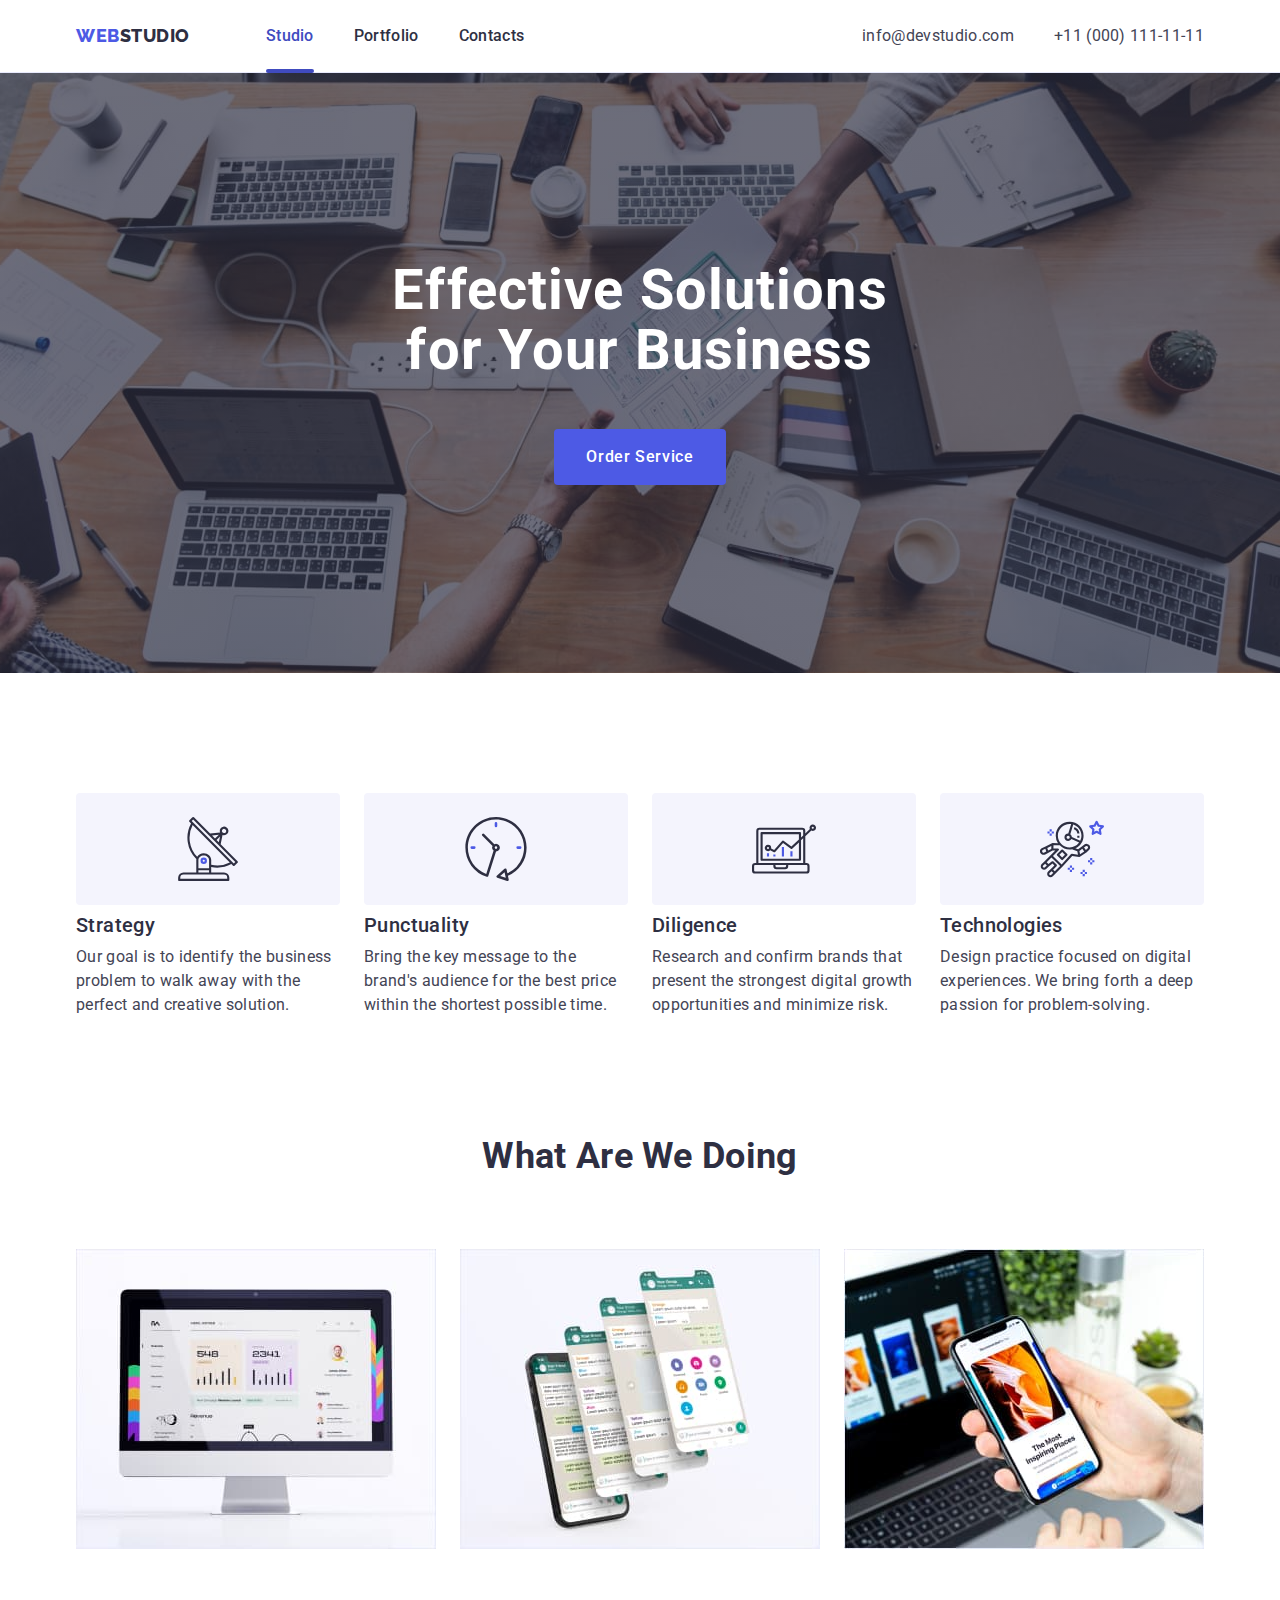
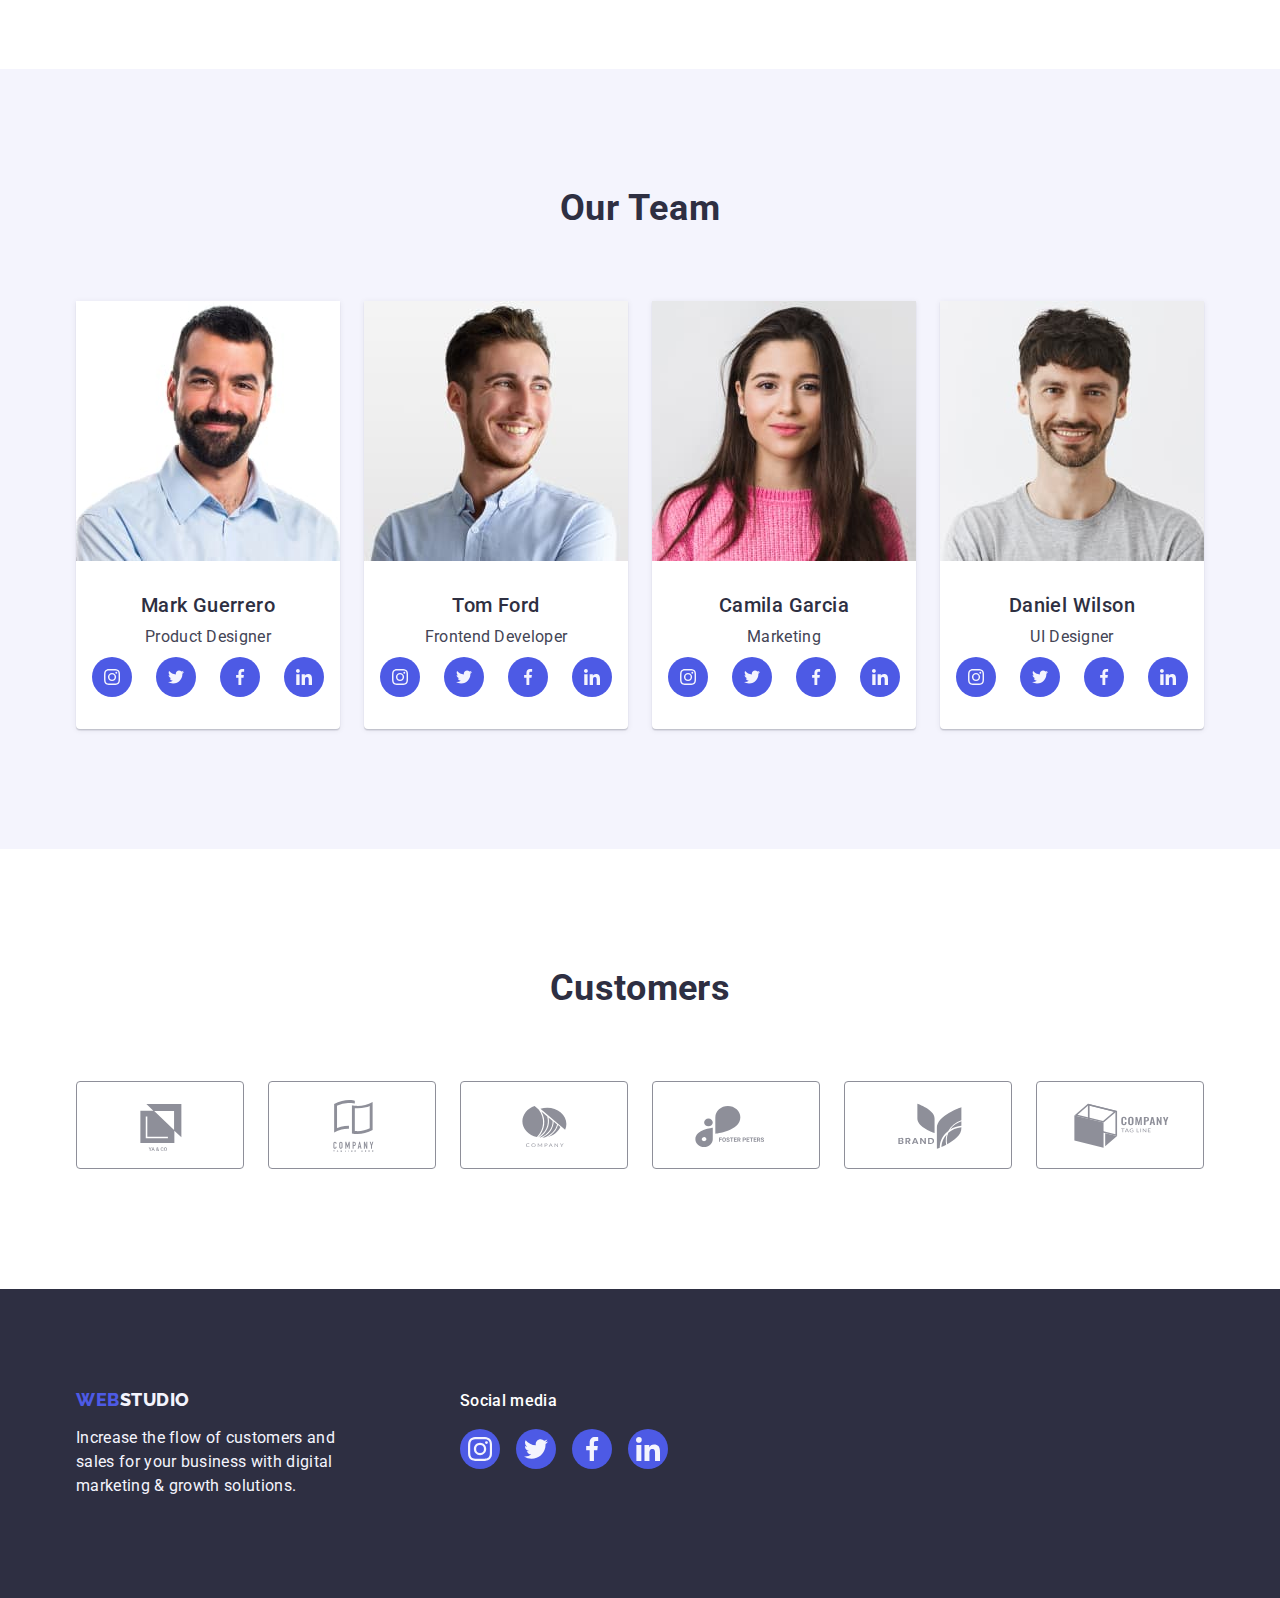
<file: index.html>
<!DOCTYPE html>
<html lang="en">
  <head>
    <meta charset="UTF-8" />
    <meta http-equiv="X-UA-Compatible" content="IE=edge" />
    <meta name="viewport" content="width=device-width, initial-scale=1.0" />
    <title>WebStudio</title>

    <!-- Fonts -->
    <link rel="preconnect" href="https://fonts.googleapis.com" />
    <link rel="preconnect" href="https://fonts.gstatic.com" crossorigin />
    <link
      href="https://fonts.googleapis.com/css2?family=Raleway:wght@800&family=Roboto:wght@400;500;700&display=swap"
      rel="stylesheet" />

    <!-- Normalize -->
    <link
      rel="stylesheet"
      href="https://cdn.jsdelivr.net/npm/modern-normalize@2.0.0/modern-normalize.min.css" />

    <!-- Styles -->
    <link rel="stylesheet" href="./css/slyles.css" />
  </head>
  <body>
    <!-- Header -->
    <header class="header">
      <div class="container header-container">
        <nav class="nav-container">
          <a class="link logo web logo-container" href="./index.html"
            >Web<span class="dark-studio">Studio</span></a
          >
          <ul class="list nav-list-container">
            <li>
              <a class="link nav-list active" href="./index.html">Studio</a>
            </li>
            <li>
              <a class="link nav-list" href="./portfolio.html">Portfolio</a>
            </li>
            <li><a class="link nav-list" href="">Contacts</a></li>
          </ul>
        </nav>
        <address class="adress">
          <ul class="list adress-container">
            <li>
              <a class="link adress-list" href="mailto:info@devstudio.com"
                >info@devstudio.com</a
              >
            </li>
            <li>
              <a class="link adress-list" href="tel:+110001111111"
                >+11 (000) 111-11-11</a
              >
            </li>
          </ul>
        </address>
      </div>
    </header>

    <main>
      <!-- Section hero -->
      <section class="hero">
        <div class="container">
          <h1 class="hero-title">Effective Solutions for Your Business</h1>
          <button class="hero-btn" type="button" data-modal-open>
            Order Service
          </button>
        </div>
      </section>

      <!-- Section future -->
      <section class="section">
        <div class="container">
          <h2 class="visually-hidden">Future</h2>
          <ul class="list card-future">
            <li class="card-future-item">
              <div class="future-container-icon">
                <svg class="future-icon" width="64" height="64">
                  <use href="./images/icons.svg#icon-antenna"></use>
                </svg>
              </div>
              <h3 class="title-section">Strategy</h3>
              <p class="text-future">
                Our goal is to identify the business problem to walk away with
                the perfect and creative solution.
              </p>
            </li>
            <li class="card-future-item">
              <div class="future-container-icon">
                <svg class="future-icon" width="64" height="64">
                  <use href="./images/icons.svg#icon-clock"></use>
                </svg>
              </div>
              <h3 class="title-section">Punctuality</h3>
              <p class="text-future">
                Bring the key message to the brand's audience for the best price
                within the shortest possible time.
              </p>
            </li>
            <li class="card-future-item">
              <div class="future-container-icon">
                <svg class="future-icon" width="64" height="64">
                  <use href="./images/icons.svg#icon-diagram"></use>
                </svg>
              </div>
              <h3 class="title-section">Diligence</h3>
              <p class="text-future">
                Research and confirm brands that present the strongest digital
                growth opportunities and minimize risk.
              </p>
            </li>
            <li class="card-future-item">
              <div class="future-container-icon">
                <svg class="future-icon" width="64" height="64">
                  <use href="./images/icons.svg#icon-astronaut"></use>
                </svg>
              </div>
              <h3 class="title-section">Technologies</h3>
              <p class="text-future">
                Design practice focused on digital experiences. We bring forth a
                deep passion for problem-solving.
              </p>
            </li>
          </ul>
        </div>
      </section>

      <!-- Section what are we doing-->
      <section class="section section-do">
        <div class="container">
          <h2 class="title-block">What are we doing</h2>
          <ul class="list card-do">
            <li class="card-do-item">
              <img
                src="./images/what/rectan.jpg"
                alt="Laptop"
                width="360"
                height="300" />
            </li>
            <li class="card-do-item">
              <img
                src="./images/what/phone.jpg"
                alt="Phone app"
                width="360"
                height="300" />
            </li>
            <li class="card-do-item">
              <img
                src="./images/what/sync.jpg"
                alt="Synchronization between phone and laptop"
                width="360"
                height="300" />
            </li>
          </ul>
        </div>
      </section>

      <!-- Section team -->
      <section class="team section">
        <div class="container">
          <h2 class="title-block title-team">Our Team</h2>
          <ul class="list list-team card-team">
            <li class="list-title card-team-item">
              <img
                src="./images/team/mark.jpg"
                alt="Mark Guerrero"
                width="264"
                height="260" />
              <div class="team-container">
                <h3 class="title-section title-team">Mark Guerrero</h3>
                <p class="text-team">Product Designer</p>
                <!-- Social block for section team -->
                <ul class="list-team-social list">
                  <li class="social-item">
                    <a class="social-link link" href=""
                      ><svg class="social-icon" width="16" height="16">
                        <use
                          href="./images/icons.svg#icon-instagram"></use></svg
                    ></a>
                  </li>
                  <li class="social-item">
                    <a class="social-link link" href=""
                      ><svg class="social-icon" width="16" height="16">
                        <use href="./images/icons.svg#icon-twitter"></use></svg
                    ></a>
                  </li>
                  <li class="social-item">
                    <a class="social-link link" href=""
                      ><svg class="social-icon" width="16" height="16">
                        <use href="./images/icons.svg#icon-facebook"></use></svg
                    ></a>
                  </li>
                  <li class="social-item">
                    <a class="social-link link" href=""
                      ><svg class="social-icon" width="16" height="16">
                        <use href="./images/icons.svg#icon-linkedin"></use></svg
                    ></a>
                  </li>
                </ul>
                <!-- End of cocial block -->
              </div>
            </li>
            <li class="list-title card-team-item">
              <img
                src="./images/team/tom.jpg"
                alt="Tom Ford"
                width="264"
                height="260" />
              <div class="team-container">
                <h3 class="title-section title-team">Tom Ford</h3>
                <p class="text-team">Frontend Developer</p>
                <ul class="list-team-social list">
                  <li class="social-item">
                    <a class="social-link link" href=""
                      ><svg class="social-icon" width="16px" height="16px">
                        <use
                          href="./images/icons.svg#icon-instagram"></use></svg
                    ></a>
                  </li>
                  <li class="social-item">
                    <a class="social-link link" href=""
                      ><svg class="social-icon" width="16px" height="16px">
                        <use href="./images/icons.svg#icon-twitter"></use></svg
                    ></a>
                  </li>
                  <li class="social-item">
                    <a class="social-link link" href=""
                      ><svg class="social-icon" width="16px" height="16px">
                        <use href="./images/icons.svg#icon-facebook"></use></svg
                    ></a>
                  </li>
                  <li class="social-item">
                    <a class="social-link link" href=""
                      ><svg class="social-icon" width="16px" height="16px">
                        <use href="./images/icons.svg#icon-linkedin"></use></svg
                    ></a>
                  </li>
                </ul>
              </div>
            </li>
            <li class="list-title card-team-item">
              <img
                src="./images/team/camila.jpg"
                alt="Camila Garcia"
                width="264"
                height="260" />
              <div class="team-container">
                <h3 class="title-section title-team">Camila Garcia</h3>
                <p class="text-team">Marketing</p>
                <ul class="list-team-social list">
                  <li class="social-item">
                    <a class="social-link link" href=""
                      ><svg class="social-icon" width="16px" height="16px">
                        <use
                          href="./images/icons.svg#icon-instagram"></use></svg
                    ></a>
                  </li>
                  <li class="social-item">
                    <a class="social-link link" href=""
                      ><svg class="social-icon" width="16px" height="16px">
                        <use href="./images/icons.svg#icon-twitter"></use></svg
                    ></a>
                  </li>
                  <li class="social-item">
                    <a class="social-link link" href=""
                      ><svg class="social-icon" width="16px" height="16px">
                        <use href="./images/icons.svg#icon-facebook"></use></svg
                    ></a>
                  </li>
                  <li class="social-item">
                    <a class="social-link link" href=""
                      ><svg class="social-icon" width="16px" height="16px">
                        <use href="./images/icons.svg#icon-linkedin"></use></svg
                    ></a>
                  </li>
                </ul>
              </div>
            </li>
            <li class="list-title card-team-item">
              <img
                src="./images/team/daniel.jpg"
                alt="Daniel Wilson"
                width="264"
                height="260" />
              <div class="team-container">
                <h3 class="title-section title-team">Daniel Wilson</h3>
                <p class="text-team">UI Designer</p>
                <ul class="list-team-social list">
                  <li class="social-item">
                    <a class="social-link link" href=""
                      ><svg class="social-icon" width="16px" height="16px">
                        <use
                          href="./images/icons.svg#icon-instagram"></use></svg
                    ></a>
                  </li>
                  <li class="social-item">
                    <a class="social-link link" href=""
                      ><svg class="social-icon" width="16px" height="16px">
                        <use href="./images/icons.svg#icon-twitter"></use></svg
                    ></a>
                  </li>
                  <li class="social-item">
                    <a class="social-link link" href=""
                      ><svg class="social-icon" width="16px" height="16px">
                        <use href="./images/icons.svg#icon-facebook"></use></svg
                    ></a>
                  </li>
                  <li class="social-item">
                    <a class="social-link link" href=""
                      ><svg class="social-icon" width="16px" height="16px">
                        <use href="./images/icons.svg#icon-linkedin"></use></svg
                    ></a>
                  </li>
                </ul>
              </div>
            </li>
          </ul>
        </div>
      </section>

      <!-- Section costumers -->
      <section class="section">
        <div class="container">
          <h2 class="title-costumers">Customers</h2>
          <ul class="list-costumers list">
            <li class="costumers-item">
              <a class="costumers-link" href=""
                ><svg class="costumers-icon" width="104" height="56">
                  <use href="./images/icons.svg#icon-logo-1"></use>
                </svg>
              </a>
            </li>
            <li class="costumers-item">
              <a class="costumers-link" href=""
                ><svg class="costumers-icon" width="104" height="56">
                  <use href="./images/icons.svg#icon-logo-2"></use>
                </svg>
              </a>
            </li>
            <li class="costumers-item">
              <a class="costumers-link" href=""
                ><svg class="costumers-icon" width="104" height="56">
                  <use href="./images/icons.svg#icon-logo-3"></use>
                </svg>
              </a>
            </li>
            <li class="costumers-item">
              <a class="costumers-link" href=""
                ><svg class="costumers-icon" width="104" height="56">
                  <use href="./images/icons.svg#icon-logo-4"></use>
                </svg>
              </a>
            </li>
            <li class="costumers-item">
              <a class="costumers-link" href=""
                ><svg class="costumers-icon" width="104" height="56">
                  <use href="./images/icons.svg#icon-logo-5"></use>
                </svg>
              </a>
            </li>
            <li class="costumers-item">
              <a class="costumers-link" href=""
                ><svg class="costumers-icon" width="104" height="56">
                  <use href="./images/icons.svg#icon-logo-6"></use>
                </svg>
              </a>
            </li>
          </ul>
        </div>
      </section>
    </main>

    <!-- Footer -->
    <footer class="footer">
      <div class="container footer-container">
        <div class="container-nav-footer">
          <a class="link logo web logo-footer" href="./index.html"
            >Web<span class="light-studio">Studio</span></a
          >
          <p class="text-footer">
            Increase the flow of customers and sales for your business with
            digital marketing & growth solutions.
          </p>
        </div>
        <div class="social-container">
          <p class="text-footer-social">Social media</p>
          <ul class="footer-social list">
            <li class="footer-social-item">
              <a class="social-link-footer link" href=""
                ><svg class="social-icon" width="24" height="24">
                  <use href="./images/icons.svg#icon-instagram"></use></svg
              ></a>
            </li>
            <li class="footer-social-item">
              <a class="social-link-footer link" href=""
                ><svg class="social-icon" width="24" height="24">
                  <use href="./images/icons.svg#icon-twitter"></use></svg
              ></a>
            </li>
            <li class="footer-social-item">
              <a class="social-link-footer link" href=""
                ><svg class="social-icon" width="24" height="24">
                  <use href="./images/icons.svg#icon-facebook"></use></svg
              ></a>
            </li>
            <li class="footer-social-item">
              <a class="social-link-footer link" href=""
                ><svg class="social-icon" width="24" height="24">
                  <use href="./images/icons.svg#icon-linkedin"></use></svg
              ></a>
            </li>
          </ul>
        </div>
      </div>
    </footer>

    <!-- Modal -->
    <div class="backdrop is-hidden" data-modal>
      <div class="modal">
        <button type="button" class="modal-btn-cl" data-modal-close>
          <svg class="modal-icon" width="8" height="8">
            <use
              href="./images/icons.svg#icon-close-black"
              class="icon-par"></use>
          </svg>
        </button>
      </div>
    </div>

    <script src="./js/modal.js"></script>
  </body>
</html>
</file>
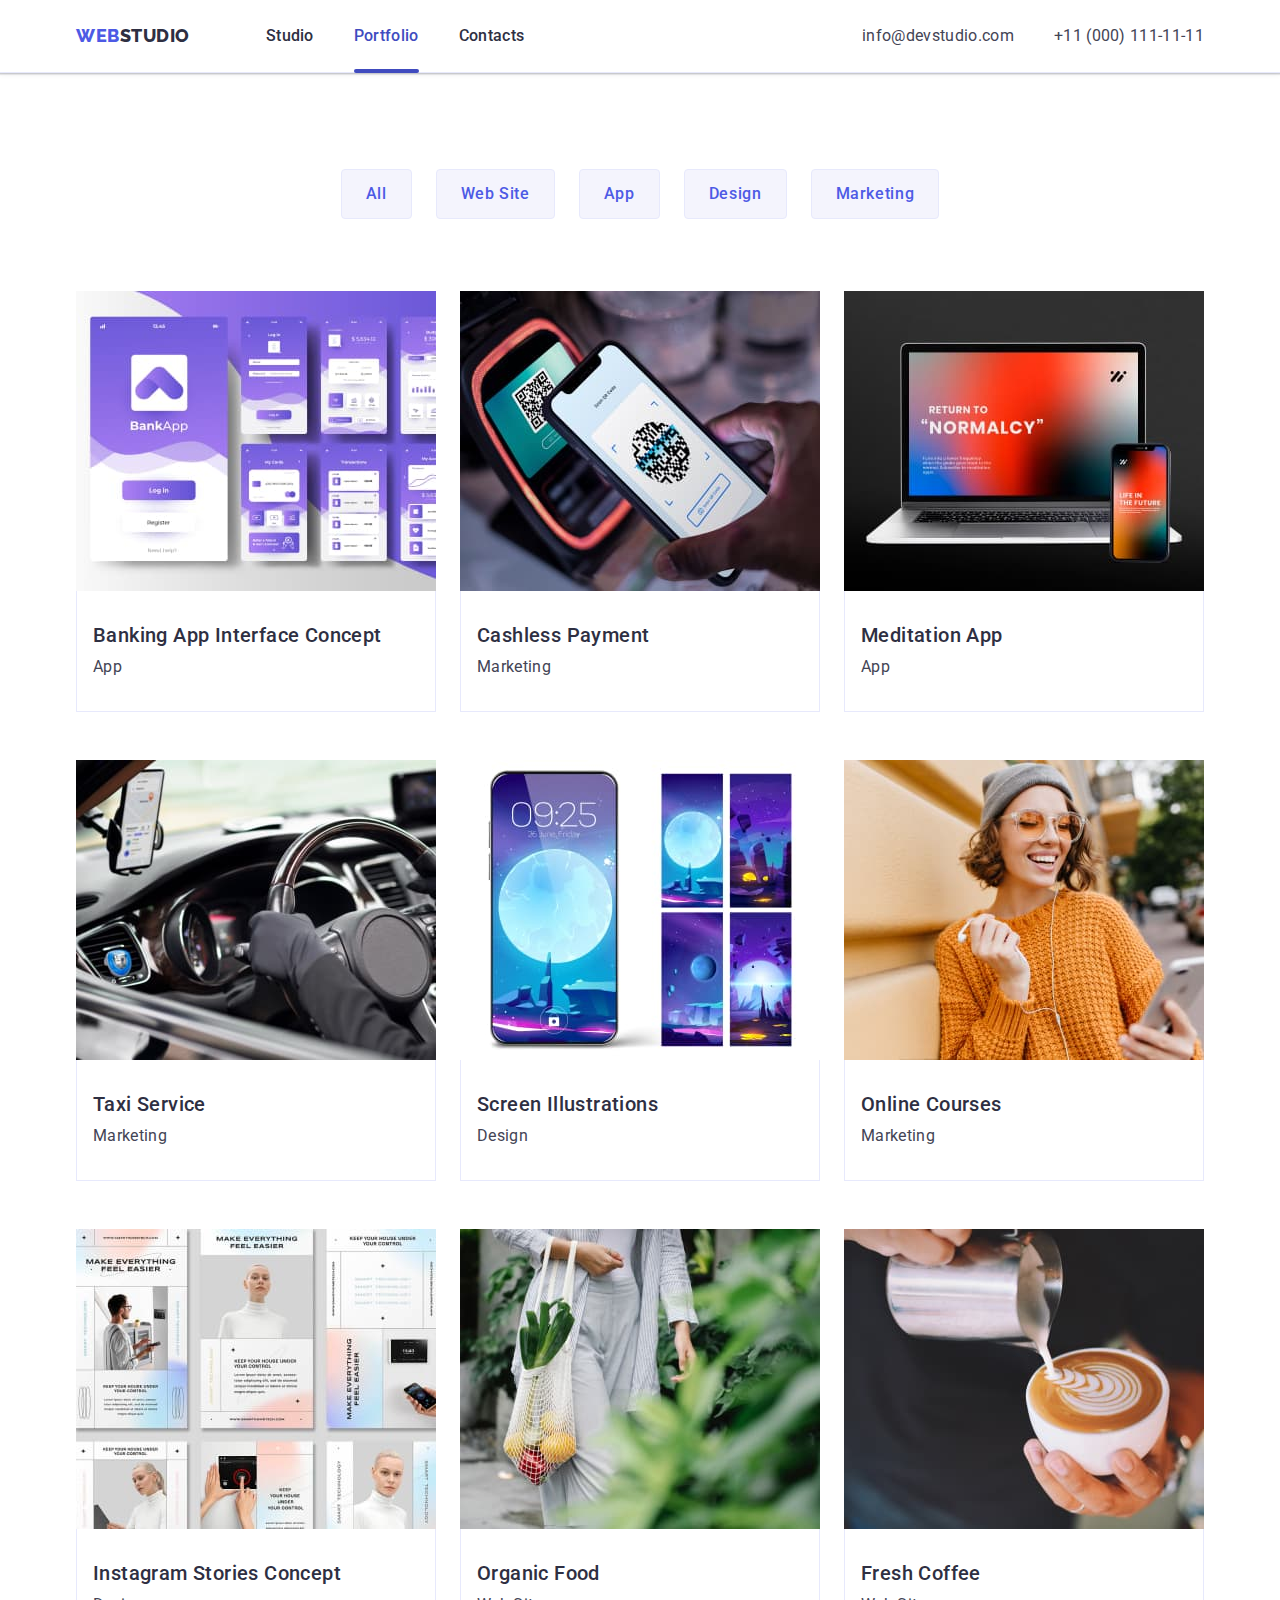
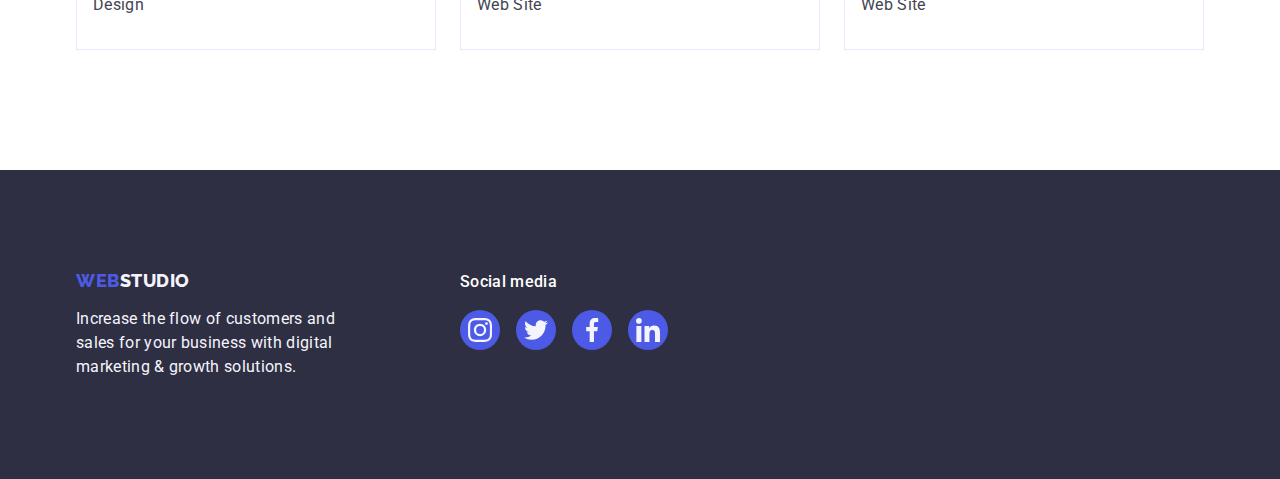
<file: portfolio.html>
<!DOCTYPE html>
<html lang="en">
  <head>
    <meta charset="UTF-8" />
    <meta name="viewport" content="width=device-width, initial-scale=1.0" />
    <title>Portfolio</title>

    <!-- Fonts -->
    <link rel="preconnect" href="https://fonts.googleapis.com" />
    <link rel="preconnect" href="https://fonts.gstatic.com" crossorigin />
    <link
      href="https://fonts.googleapis.com/css2?family=Raleway:wght@800&family=Roboto:wght@400;500;700&display=swap"
      rel="stylesheet" />

    <!-- Normalize -->
    <link
      rel="stylesheet"
      href="https://cdn.jsdelivr.net/npm/modern-normalize@2.0.0/modern-normalize.min.css" />

    <!-- Styles -->
    <link rel="stylesheet" href="./css/slyles.css" />
  </head>

  <body>
    <!-- Header -->
    <header class="header">
      <div class="container header-container">
        <nav class="nav-container">
          <a class="link logo web logo-container" href="./index.html"
            >Web<span class="dark-studio">Studio</span></a
          >
          <ul class="list nav-list-container">
            <li><a class="link nav-list" href="./index.html">Studio</a></li>
            <li>
              <a class="link nav-list active" href="./portfolio.html"
                >Portfolio</a
              >
            </li>
            <li><a class="link nav-list" href="">Contacts</a></li>
          </ul>
        </nav>
        <address class="adress">
          <ul class="list adress-container">
            <li>
              <a class="link adress-list" href="mailto:info@devstudio.com"
                >info@devstudio.com</a
              >
            </li>
            <li>
              <a class="link adress-list" href="tel:+110001111111"
                >+11 (000) 111-11-11</a
              >
            </li>
          </ul>
        </address>
      </div>
    </header>

    <!-- Main -->
    <main>
      <!-- Section portfolio -->
      <section class="section-portfolio">
        <div class="container">
          <h1 class="visually-hidden">List of works portfolio</h1>
          <!-- List with button -->
          <ul class="list btn-container-port">
            <li>
              <button class="portfolio-btn portfolio-btn-item" type="button">
                All
              </button>
            </li>
            <li>
              <button class="portfolio-btn portfolio-btn-item" type="button">
                Web Site
              </button>
            </li>
            <li>
              <button class="portfolio-btn portfolio-btn-item" type="button">
                App
              </button>
            </li>
            <li>
              <button class="portfolio-btn portfolio-btn-item" type="button">
                Design
              </button>
            </li>
            <li>
              <button class="portfolio-btn portfolio-btn-item" type="button">
                Marketing
              </button>
            </li>
          </ul>
          <ul class="list works-container">
            <li class="list-works-item">
              <a class="link" href="">
                <div class="thumb-img">
                  <img
                    src="./images/portfolio/img1.jpg"
                    alt="App for banking"
                    width="360" />
                  <div class="overlay">
                    <p class="overlay-text">
                      14 Stylish and User-Friendly App Design Concepts · Task
                      Manager App · Calorie Tracker App · Exotic Fruit Ecommerce
                      App · Cloud Storage App
                    </p>
                  </div>
                </div>
                <div class="protfolio-works">
                  <h2 class="portfolio-title title-section">
                    Banking App Interface Concept
                  </h2>
                  <p class="portfolio-text">App</p>
                </div>
              </a>
            </li>
            <li class="list-works-item">
              <a class="link" href="">
                <div class="thumb-img">
                  <img
                    src="./images/portfolio/img2.jpg"
                    alt="payment for the product via NFC"
                    width="360" />

                  <div class="overlay">
                    <p class="overlay-text">
                      14 Stylish and User-Friendly App Design Concepts · Task
                      Manager App · Calorie Tracker App · Exotic Fruit Ecommerce
                      App · Cloud Storage App
                    </p>
                  </div>
                </div>

                <div class="protfolio-works">
                  <h2 class="portfolio-title title-section">
                    Cashless Payment
                  </h2>
                  <p class="portfolio-text">Marketing</p>
                </div>
              </a>
            </li>
            <li class="list-works-item">
              <a class="link" href="">
                <div class="thumb-img">
                  <img
                    src="./images/portfolio/img3.jpg"
                    alt="laptop and phone on a gray background"
                    width="360" />
                  <div class="overlay">
                    <p class="overlay-text">
                      14 Stylish and User-Friendly App Design Concepts · Task
                      Manager App · Calorie Tracker App · Exotic Fruit Ecommerce
                      App · Cloud Storage App
                    </p>
                  </div>
                </div>
                <div class="protfolio-works">
                  <h2 class="portfolio-title title-section">Meditation App</h2>
                  <p class="portfolio-text">App</p>
                </div>
              </a>
            </li>
            <li class="list-works-item">
              <a class="link" href="">
                <div class="thumb-img">
                  <img
                    src="./images/portfolio/img4.jpg"
                    alt="the steering wheel and dashboard of the car"
                    width="360" />
                  <div class="overlay">
                    <p class="overlay-text">
                      14 Stylish and User-Friendly App Design Concepts · Task
                      Manager App · Calorie Tracker App · Exotic Fruit Ecommerce
                      App · Cloud Storage App
                    </p>
                  </div>
                </div>
                <div class="protfolio-works">
                  <h2 class="portfolio-title title-section">Taxi Service</h2>
                  <p class="portfolio-text">Marketing</p>
                </div>
              </a>
            </li>
            <li class="list-works-item">
              <a class="link" href="">
                <div class="thumb-img">
                  <img
                    src="./images/portfolio/img5.jpg"
                    alt="a phone with a moon screen saver"
                    width="360" />
                  <div class="overlay">
                    <p class="overlay-text">
                      14 Stylish and User-Friendly App Design Concepts · Task
                      Manager App · Calorie Tracker App · Exotic Fruit Ecommerce
                      App · Cloud Storage App
                    </p>
                  </div>
                </div>
                <div class="protfolio-works">
                  <h2 class="portfolio-title title-section">
                    Screen Illustrations
                  </h2>
                  <p class="portfolio-text">Design</p>
                </div>
              </a>
            </li>
            <li class="list-works-item">
              <a class="link" href="">
                <div class="thumb-img">
                  <img
                    src="./images/portfolio/img6.jpg"
                    alt="a girl in a hat, orange glasses and a sweater communicates via video communication"
                    width="360" />
                  <div class="overlay">
                    <p class="overlay-text">
                      14 Stylish and User-Friendly App Design Concepts · Task
                      Manager App · Calorie Tracker App · Exotic Fruit Ecommerce
                      App · Cloud Storage App
                    </p>
                  </div>
                </div>
                <div class="protfolio-works">
                  <h2 class="portfolio-title title-section">Online Courses</h2>
                  <p class="portfolio-text">Marketing</p>
                </div>
              </a>
            </li>
            <li class="list-works-item">
              <a class="link" href="">
                <div class="thumb-img">
                  <img
                    src="./images/portfolio/img7.jpg"
                    alt="content for filling Instagram stories"
                    width="360" />

                  <div class="overlay">
                    <p class="overlay-text">
                      14 Stylish and User-Friendly App Design Concepts · Task
                      Manager App · Calorie Tracker App · Exotic Fruit Ecommerce
                      App · Cloud Storage App
                    </p>
                  </div>
                </div>
                <div class="protfolio-works">
                  <h2 class="portfolio-title title-section">
                    Instagram Stories Concept
                  </h2>
                  <p class="portfolio-text">Design</p>
                </div>
              </a>
            </li>
            <li class="list-works-item">
              <a class="link" href="">
                <div class="thumb-img">
                  <img
                    src="./images/portfolio/img8.jpg"
                    alt="a woman carries a transparent mesh bag with vegetables and fruits"
                    width="360" />
                  <div class="overlay">
                    <p class="overlay-text">
                      14 Stylish and User-Friendly App Design Concepts · Task
                      Manager App · Calorie Tracker App · Exotic Fruit Ecommerce
                      App · Cloud Storage App
                    </p>
                  </div>
                </div>
                <div class="protfolio-works">
                  <h2 class="portfolio-title title-section">Organic Food</h2>
                  <p class="portfolio-text">Web Site</p>
                </div>
              </a>
            </li>
            <li class="list-works-item">
              <a class="link" href="">
                <div class="thumb-img">
                  <img
                    src="./images/portfolio/img9.jpg"
                    alt="cappuccino in a white cup"
                    width="360" />
                  <div class="overlay">
                    <p class="overlay-text">
                      14 Stylish and User-Friendly App Design Concepts · Task
                      Manager App · Calorie Tracker App · Exotic Fruit Ecommerce
                      App · Cloud Storage App
                    </p>
                  </div>
                </div>
                <div class="protfolio-works">
                  <h2 class="portfolio-title title-section">Fresh Coffee</h2>
                  <p class="portfolio-text">Web Site</p>
                </div>
              </a>
            </li>
          </ul>
        </div>
      </section>
    </main>

    <!-- Footer -->
    <footer class="footer">
      <div class="container footer-container">
        <div class="container-nav-footer">
          <a class="link logo web logo-footer" href="./index.html"
            >Web<span class="light-studio">Studio</span></a
          >
          <p class="text-footer">
            Increase the flow of customers and sales for your business with
            digital marketing & growth solutions.
          </p>
        </div>
        <div class="social-container">
          <p class="text-footer-social">Social media</p>
          <ul class="footer-social list">
            <li class="footer-social-item">
              <a class="social-link-footer link" href=""
                ><svg class="social-icon" width="24" height="24">
                  <use href="./images/icons.svg#icon-instagram"></use></svg
              ></a>
            </li>
            <li class="footer-social-item">
              <a class="social-link-footer link" href=""
                ><svg class="social-icon" width="24" height="24">
                  <use href="./images/icons.svg#icon-twitter"></use></svg
              ></a>
            </li>
            <li class="footer-social-item">
              <a class="social-link-footer link" href=""
                ><svg class="social-icon" width="24" height="24">
                  <use href="./images/icons.svg#icon-facebook"></use></svg
              ></a>
            </li>
            <li class="footer-social-item">
              <a class="social-link-footer link" href=""
                ><svg class="social-icon" width="24" height="24">
                  <use href="./images/icons.svg#icon-linkedin"></use></svg
              ></a>
            </li>
          </ul>
        </div>
      </div>
    </footer>
  </body>
</html>
</file>
<file: css/slyles.css>
/**
  |============================
  | General styles
  |============================
*/
:root {
  --bgcl-general: #ffffff;
  --popular-text-cl: #434455;
  --btn-cl: #4d5ae5;
  --btn-bg-cl: #f4f4fd;
  --title-cl: #2e2f42;
  --btn-cl-border: #e7e9fc;
  --costumers-link-cl: #8e8f99;
}

body {
  font-family: "Roboto", sans-serif;
  font-style: normal;
  font-weight: 400;
  font-size: 16px;
  line-height: 1.5;
  background-color: var(--bgcl-general);
  letter-spacing: 0.02em;
  color: var(--popular-text-cl);
}
img {
  display: block;
  max-width: 100%;
  height: auto;
}
ul {
  padding-left: 0;
  margin: 0;
}
h1,
h2,
h3,
h4,
h5,
h6,
p {
  margin: 0;
}
.visually-hidden {
  position: absolute;
  width: 1px;
  height: 1px;
  margin: -1px;
  border: 0;
  padding: 0;

  white-space: nowrap;
  clip-path: inset(100%);
  clip: rect(0 0 0 0);
  overflow: hidden;
}

.title-block {
  font-weight: 700;
  font-size: 36px;
  line-height: 1.11;
  text-align: center;
  color: var(--title-cl);
}

.title-section {
  font-weight: 500;
  font-size: 20px;
  line-height: 1.2;
  letter-spacing: 0.02em;
  color: var(--title-cl);
  margin: 0;
}

.link {
  text-decoration: none;
}

.list {
  list-style: none;
}

.logo {
  font-family: "Raleway", sans-serif;
  font-weight: 800;
  font-size: 18px;
  line-height: 1.17;
  letter-spacing: 0.03em;
  text-transform: uppercase;
}

.container {
  width: 1158px;
  margin: 0 auto;
  padding: 0 15px;
}
.section {
  padding-top: 120px;
  padding-bottom: 120px;
}

/**
  |============================
  | Header styles
  |============================
*/

.header {
  border-bottom: 1px solid #e7e9fc;
  box-shadow: 0px 2px 1px rgba(46, 47, 66, 0.08),
    0px 1px 1px rgba(46, 47, 66, 0.16), 0px 1px 6px rgba(46, 47, 66, 0.08);
}

.web {
  color: #4d5ae5;
}

.dark-studio {
  color: #2e2f42;
}

.nav-list {
  position: relative;
  font-weight: 500;
  font-size: 16px;
  line-height: 1.5;
  letter-spacing: 0.02em;
  color: #2e2f42;
  display: block;
  padding-top: 24px;
  padding-bottom: 24px;
  transition: color 250ms cubic-bezier(0.4, 0, 0.2, 1);
}
.nav-list.active::after {
  content: "";
  position: absolute;
  bottom: 0;
  left: 0;
  display: block;
  width: 100%;
  height: 4px;
  background-color: #404bbf;
  border-radius: 2px;
  bottom: -1px;
}
.active {
  color: #404bbf;
}

.nav-list:hover,
.nav-list:focus {
  color: #404bbf;
}
.adress {
  font-style: normal;
  font-size: 16px;
  line-height: 1.5;
  letter-spacing: 0.02em;
}

.adress-list {
  color: #434455;
  display: block;
  padding-top: 24px;
  padding-bottom: 24px;
  transition: color 250ms cubic-bezier(0.4, 0, 0.2, 1);
}

.adress-list:hover,
.adress-list:focus {
  color: #404bbf;
}

.header-container {
  display: flex;
  align-items: center;
  justify-content: space-between;
}
.nav-container {
  display: flex;
  align-items: center;
}
.nav-list-container {
  display: flex;
  align-items: center;
  gap: 40px;
}

.adress-container {
  display: flex;
  align-items: center;
  gap: 40px;
}
.logo-container {
  margin-right: 76px;
}

/**
  |============================
  | Styles section hero
  |============================
*/
.hero {
  /* max-width: 1440px; */
  background-color: #2e2f42;
  padding-top: 188px;
  padding-bottom: 188px;
  max-width: 1440px;
  background-position: center;
  margin: 0 auto;

  background-image: linear-gradient(
      rgba(46, 47, 66, 0.7),
      rgba(46, 47, 66, 0.7)
    ),
    url(../images/hero/people-office.jpg);

  background-repeat: no-repeat;
  background-size: cover;
}
.hero-title {
  font-weight: 700;
  font-size: 56px;
  line-height: 1.07;
  text-align: center;
  letter-spacing: 0.02em;
  color: #ffffff;
  max-width: 496px;
  margin: 0 auto;
  margin-bottom: 48px;
}
.hero-btn {
  font-family: "Roboto", sans-serif;
  color: #ffffff;
  font-weight: 500;
  font-size: 16px;
  line-height: 1.5;
  letter-spacing: 0.04em;
  background-color: #4d5ae5;
  min-width: 169px;
  min-height: 56px;
  padding: 16px 32px;
  display: block;
  margin: 0 auto;
  border: none;
  border-radius: 4px;
  cursor: pointer;
  transition: background-color 250ms cubic-bezier(0.4, 0, 0.2, 1);
}

.hero-btn:hover,
.hero-btn:focus {
  background-color: #404bbf;

  cursor: pointer;
}

/**
  |============================
  | Styles future
  |============================
*/

.text-future {
  letter-spacing: 0.02em;
  margin: 0 auto;
  padding: 0 auto;
}
.title-section {
  /* margin-top: 8px; */
  margin-bottom: 8px;
}
.card-future {
  display: flex;
  gap: 24px;
}
.card-future-item {
  flex-basis: calc((100% - 3 * 24px) / 4);
}
.future-container-icon {
  display: flex;
  align-items: center;
  justify-content: center;
  width: 264px;
  height: 112px;
  background-color: #f4f4fd;
  border-radius: 4px;
  margin-bottom: 8px;
}

/**
  |============================
  | What doing
  |============================
*/
.title-block {
  text-transform: capitalize;
  margin-bottom: 72px;
}

.card-do {
  display: flex;
  gap: 24px;
}
.card-do-item {
  flex-basis: calc((100% - 2 * 24px) / 3);
}

.section-do {
  padding-top: 0;
}

/**
  |============================
  | Styles section team
  |============================
*/
.team {
  background-color: #f4f4fd;
}
.title-team {
  letter-spacing: 0.02em;
  text-align: center;
  text-transform: capitalize;
}
.text-team {
  text-align: center;
  margin-bottom: 8px;
}

.list-title {
  background-color: #ffffff;
}

.card-team {
  display: flex;
  gap: 24px;
}

.card-team-item {
  flex-basis: calc((100% - 3 * 24px) / 4);
  border-radius: 0 0 4px 4px;
  box-shadow: 0px 2px 1px 0px rgba(46, 47, 66, 0.08),
    0px 1px 1px 0px rgba(46, 47, 66, 0.16),
    0px 1px 6px 0px rgba(46, 47, 66, 0.08);
}

.team-container {
  padding: 32px 0;
}

.list-team-social {
  display: flex;
  gap: 24px;
  justify-content: center;
}

.social-link {
  display: flex;
  width: 40px;
  height: 40px;
  justify-content: center;
  align-items: center;
  background-color: #4d5ae5;
  border-radius: 50%;
  transition: background-color 250ms cubic-bezier(0.4, 0, 0.2, 1);
}

.social-link:hover,
.social-link:focus {
  background-color: #404bbf;
}
.social-icon {
  fill: #f4f4fd;
}
.social-item {
  transition: background-color 250ms cubic-bezier(0.4, 0, 0.2, 1);
}

/**
  |============================
  | Styles costumers
  |============================
*/

.list-costumers {
  display: flex;
  justify-content: center;

  gap: 24px;
}

.costumers-link {
  display: flex;
  width: 168px;
  height: 88px;
  justify-content: center;
  align-items: center;
  border: 1px solid #8e8f99;
  border-radius: 4px;
  color: var(--costumers-link-cl);
  transition: color 250ms cubic-bezier(0.4, 0, 0.2, 1),
    border-color 250ms cubic-bezier(0.4, 0, 0.2, 1);
}

.costumers-link:hover,
.costumers-link:focus {
  color: #404bbf;
  border-color: #404bbf;
}
.costumers-link:hover .costumers-icon,
.costumers-link:focus .costumers-icon {
  fill: #404bbf;
  border-color: #404bbf;
}
.costumers-icon {
  fill: currentColor;
}
.title-costumers {
  font-size: 36px;
  line-height: 1.11;
  color: #2e2f42;

  text-align: center;
  margin-bottom: 72px;
}
/**
  |============================
  | Styles footer
  |============================
*/
.footer {
  display: flex;
  background-color: #2e2f42;
  padding: 100px 0;
}

.light-studio {
  color: #f4f4fd;
}

.text-footer {
  color: #f4f4fd;
  width: 264px;
}

.logo-footer {
  display: inline-block;
  margin-bottom: 16px;
}
.footer-social {
  display: flex;
}
.container-nav-footer {
  margin-right: 120px;
}

.footer-container {
  display: flex;

  align-items: baseline;
}

.footer-social {
  display: flex;
  gap: 16px;
  justify-content: center;
}

.social-link-footer {
  display: flex;
  width: 40px;
  height: 40px;
  justify-content: center;
  align-items: center;
  background-color: #4d5ae5;
  border-radius: 50%;
  transition: background-color 250ms cubic-bezier(0.4, 0, 0.2, 1);
}
.text-footer-social {
  font-weight: 500;
  letter-spacing: 0.02em;
  color: #fff;
  margin-bottom: 16px;
}

.social-link-footer:hover,
.social-link-footer:focus {
  background-color: #31d0aa;
}
.social-icon {
  fill: #f4f4fd;
}

/**
  |============================
  | Styles portfolio
  |============================
*/

.portfolio-btn {
  font-family: "Roboto", sans-serif;
  color: var(--btn-cl);
  font-weight: 500;
  font-size: 16px;
  line-height: 1.5;
  letter-spacing: 0.04em;
  background-color: var(--btn-bg-cl);
  border: 1px solid var(--btn-cl-border);
  border-radius: 4px;
}

.portfolio-btn:hover,
.portfolio-btn:focus {
  color: #ffffff;
  background-color: #404bbf;
  cursor: pointer;
  border: 1px solid transparent;
  box-shadow: 0px 2px 2px 0px rgba(0, 0, 0, 0.12),
    0px 2px 1px 0px rgba(0, 0, 0, 0.08), 0px 3px 1px 0px rgba(0, 0, 0, 0.1);
  transition-duration: 250ms;
  transition-timing-function: cubic-bezier(0.4, 0, 0.2, 1);
}

.portfolio-title {
  font-family: "Roboto", sans-serif;
  color: var(--title-cl);
  font-weight: 500;
  font-size: 20px;
  line-height: 1.2;
  letter-spacing: 0.02em;
}

.portfolio-text {
  font-family: "Roboto", sans-serif;
  font-style: normal;
  font-weight: 400;
  font-size: 16px;
  line-height: 1.5;
  letter-spacing: 0.02em;
  color: var(--popular-text-cl);
}

.section-portfolio {
  padding-top: 96px;
  padding-bottom: 120px;
}

.btn-container-port {
  display: flex;
  gap: 24px;
  justify-content: center;
  margin-bottom: 72px;
}

.portfolio-btn-item {
  padding: 12px 24px;
}
.works-container {
  display: flex;
  flex-wrap: wrap;
  column-gap: 24px;
  row-gap: 48px;
}

.list-works-item {
  flex-basis: calc((100% - 2 * 24px) / 3);
}

.protfolio-works {
  padding: 32px 16px;
  border: 1px solid #e7e9fc;
  border-top: none;
}
/* Overlay */

.overlay {
  position: absolute;
  top: 0;
  left: 0;
  width: 100%;
  height: 100%;
  background-color: #4d5ae5;
  transform: translateY(100%);
  transition: transform 250ms;
}
.thumb-img {
  position: relative;
  overflow: hidden;
}
.overlay-text {
  color: #f4f4fd;
  letter-spacing: 0.6;
  padding-left: 32px;
  padding-right: 32px;
  padding-top: 40px;
  padding-bottom: 164px;
}
.list-works-item:hover .overlay {
  transform: translateY(0);
}
.list-works-item:hover,
.list-works-item:focus {
  box-shadow: 0px 2px 1px 0px rgba(46, 47, 66, 0.08),
    0px 1px 1px 0px rgba(46, 47, 66, 0.16),
    0px 1px 6px 0px rgba(46, 47, 66, 0.08);
  transition-duration: 250ms;
  transition-timing-function: cubic-bezier(0.4, 0, 0.2, 1);
}

/**
  |============================
  | Modal icon styles
  |============================
*/

.backdrop {
  position: fixed;
  top: 0;
  left: 0;
  width: 100%;
  height: 100%;
  background-color: rgba(46, 47, 66, 0.4);
  transition: opacity 250ms cubic-bezier(0.4, 0, 0.2, 1),
    visibility 250ms cubic-bezier(0.4, 0, 0.2, 1);
}
.backdrop.is-hidden {
  opacity: 0;
  visibility: hidden;
  pointer-events: none;
}
.backdrop.is-hidden .modal {
  opacity: 0;
  transform: translateX(-50%) translateY(-70%);
}
.modal {
  position: absolute;
  top: 50%;
  left: 50%;
  transform: translateX(-50%) translateY(-50%);
  width: 408px;
  min-height: 584px;
  background-color: #fcfcfc;
  box-shadow: 0px 1px 1px rgba(0, 0, 0, 0.14), 0px 1px 3px rgba(0, 0, 0, 0.12),
    0px 2px 1px rgba(0, 0, 0, 0.2);
  border-radius: 4px;
  transition: transform 250ms cubic-bezier(0.4, 0, 0.2, 1);
}
.modal-icon {
  border: 1px solid rgba(0, 0, 0, 0.1);
  transition: fill 250ms cubic-bezier(0.4, 0, 0.2, 1);
}

.modal-btn-cl {
  display: flex;
  align-items: center;
  justify-content: center;
  position: absolute;
  top: 24px;
  right: 24px;
  background-color: transparent;
  width: 24px;
  height: 24px;
  padding: 0;
  border: 1px solid rgba(0, 0, 0, 0.1);
  border-radius: 50%;
  cursor: pointer;
  background-color: #e7e9fc;
  transition: background-color 250ms cubic-bezier(0.4, 0, 0.2, 1),
    border 250ms cubic-bezier(0.4, 0, 0.2, 1);
}
.modal-btn-cl:hover,
.modal-btn-cl:focus {
  background-color: #404bbf;
  border: none;
  fill: #ffffff;
}
</file>
